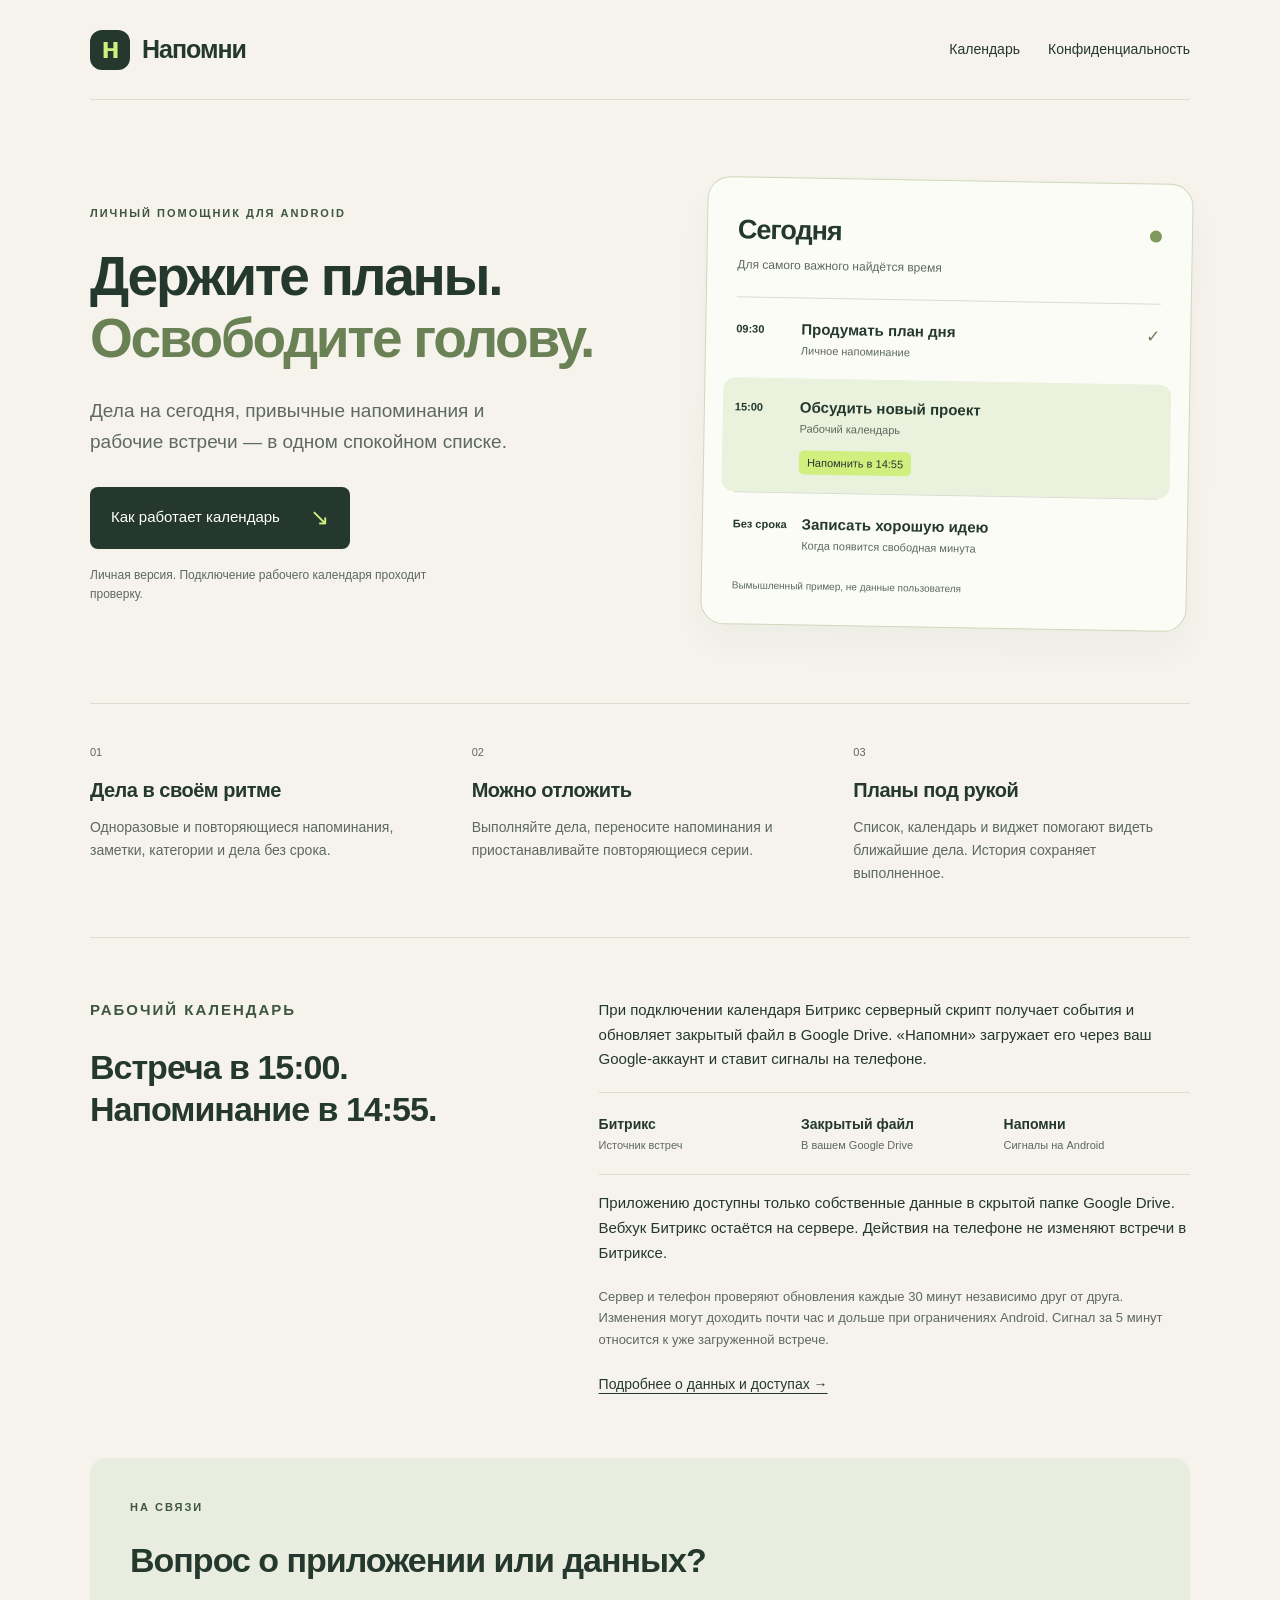
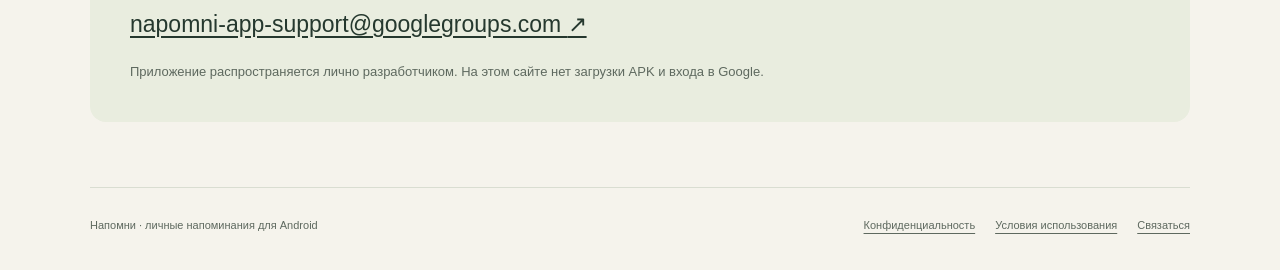
<file: index.html>
<!doctype html>
<html lang="ru"><head><meta charset="utf-8"><meta name="viewport" content="width=device-width, initial-scale=1"><meta name="description" content="Дела, повторяющиеся напоминания и встречи рабочего календаря в приложении Напомни для Android."><meta name="theme-color" content="#f5f3ec"><title>Напомни — личные напоминания для Android</title><link rel="stylesheet" href="styles.css"></head><body><a class="skip-link" href="#main">К содержимому</a><div class="shell"><header class="site-header"><a class="brand" href="./"><span class="brand-mark" aria-hidden="true">н</span>Напомни</a><nav aria-label="Главная навигация"><a href="./#calendar">Календарь</a><a href="privacy.html">Конфиденциальность</a></nav></header><main id="main"><section class="hero"><div><p class="eyebrow">ЛИЧНЫЙ ПОМОЩНИК ДЛЯ ANDROID</p><h1>Держите планы.<br><em>Освободите голову.</em></h1><p class="intro">Дела на сегодня, привычные напоминания и рабочие встречи — в одном спокойном списке.</p><a class="button" href="#calendar">Как работает календарь <span aria-hidden="true">↘</span></a><p class="status">Личная версия. Подключение рабочего календаря проходит проверку.</p></div><aside class="day-card" aria-label="Иллюстрация списка напоминаний"><div class="day-heading"><span>Сегодня</span><span class="dot" aria-hidden="true"></span></div><p class="day-caption">Для самого важного найдётся время</p><div class="reminder"><span class="time">09:30</span><div><strong>Продумать план дня</strong><small>Личное напоминание</small></div><span class="check" aria-hidden="true">✓</span></div><div class="reminder meeting"><span class="time">15:00</span><div><strong>Обсудить новый проект</strong><small>Рабочий календарь</small><span class="signal">Напомнить в 14:55</span></div></div><div class="reminder"><span class="time">Без срока</span><div><strong>Записать хорошую идею</strong><small>Когда появится свободная минута</small></div></div><p class="example">Вымышленный пример, не данные пользователя</p></aside></section><section class="features" aria-label="Возможности приложения"><div><span class="number">01</span><h2>Дела в своём ритме</h2><p>Одноразовые и повторяющиеся напоминания, заметки, категории и дела без срока.</p></div><div><span class="number">02</span><h2>Можно отложить</h2><p>Выполняйте дела, переносите напоминания и приостанавливайте повторяющиеся серии.</p></div><div><span class="number">03</span><h2>Планы под рукой</h2><p>Список, календарь и виджет помогают видеть ближайшие дела. История сохраняет выполненное.</p></div></section><section class="calendar-section" id="calendar"><div><p class="eyebrow">РАБОЧИЙ КАЛЕНДАРЬ</p><h2>Встреча в 15:00.<br>Напоминание в 14:55.</h2></div><div><p>При подключении календаря Битрикс серверный скрипт получает события и обновляет закрытый файл в Google Drive. «Напомни» загружает его через ваш Google-аккаунт и ставит сигналы на телефоне.</p><ol class="flow"><li><strong>Битрикс</strong><span>Источник встреч</span></li><li><strong>Закрытый файл</strong><span>В вашем Google Drive</span></li><li><strong>Напомни</strong><span>Сигналы на Android</span></li></ol><p>Приложению доступны только собственные данные в скрытой папке Google Drive. Вебхук Битрикс остаётся на сервере. Действия на телефоне не изменяют встречи в Битриксе.</p><p class="note">Сервер и телефон проверяют обновления каждые 30 минут независимо друг от друга. Изменения могут доходить почти час и дольше при ограничениях Android. Сигнал за 5 минут относится к уже загруженной встрече.</p><a class="text-link" href="privacy.html">Подробнее о данных и доступах →</a></div></section><section class="contact"><p class="eyebrow">НА СВЯЗИ</p><h2>Вопрос о приложении или данных?</h2><a href="mailto:napomni-app-support@googlegroups.com">napomni-app-support@googlegroups.com <span aria-hidden="true">↗</span></a><p>Приложение распространяется лично разработчиком. На этом сайте нет загрузки APK и входа в Google.</p></section></main><footer class="site-footer"><span>Напомни · личные напоминания для Android</span><div><a href="privacy.html">Конфиденциальность</a><a href="terms.html">Условия использования</a><a href="mailto:napomni-app-support@googlegroups.com">Связаться</a></div></footer></div></body></html>
</file>
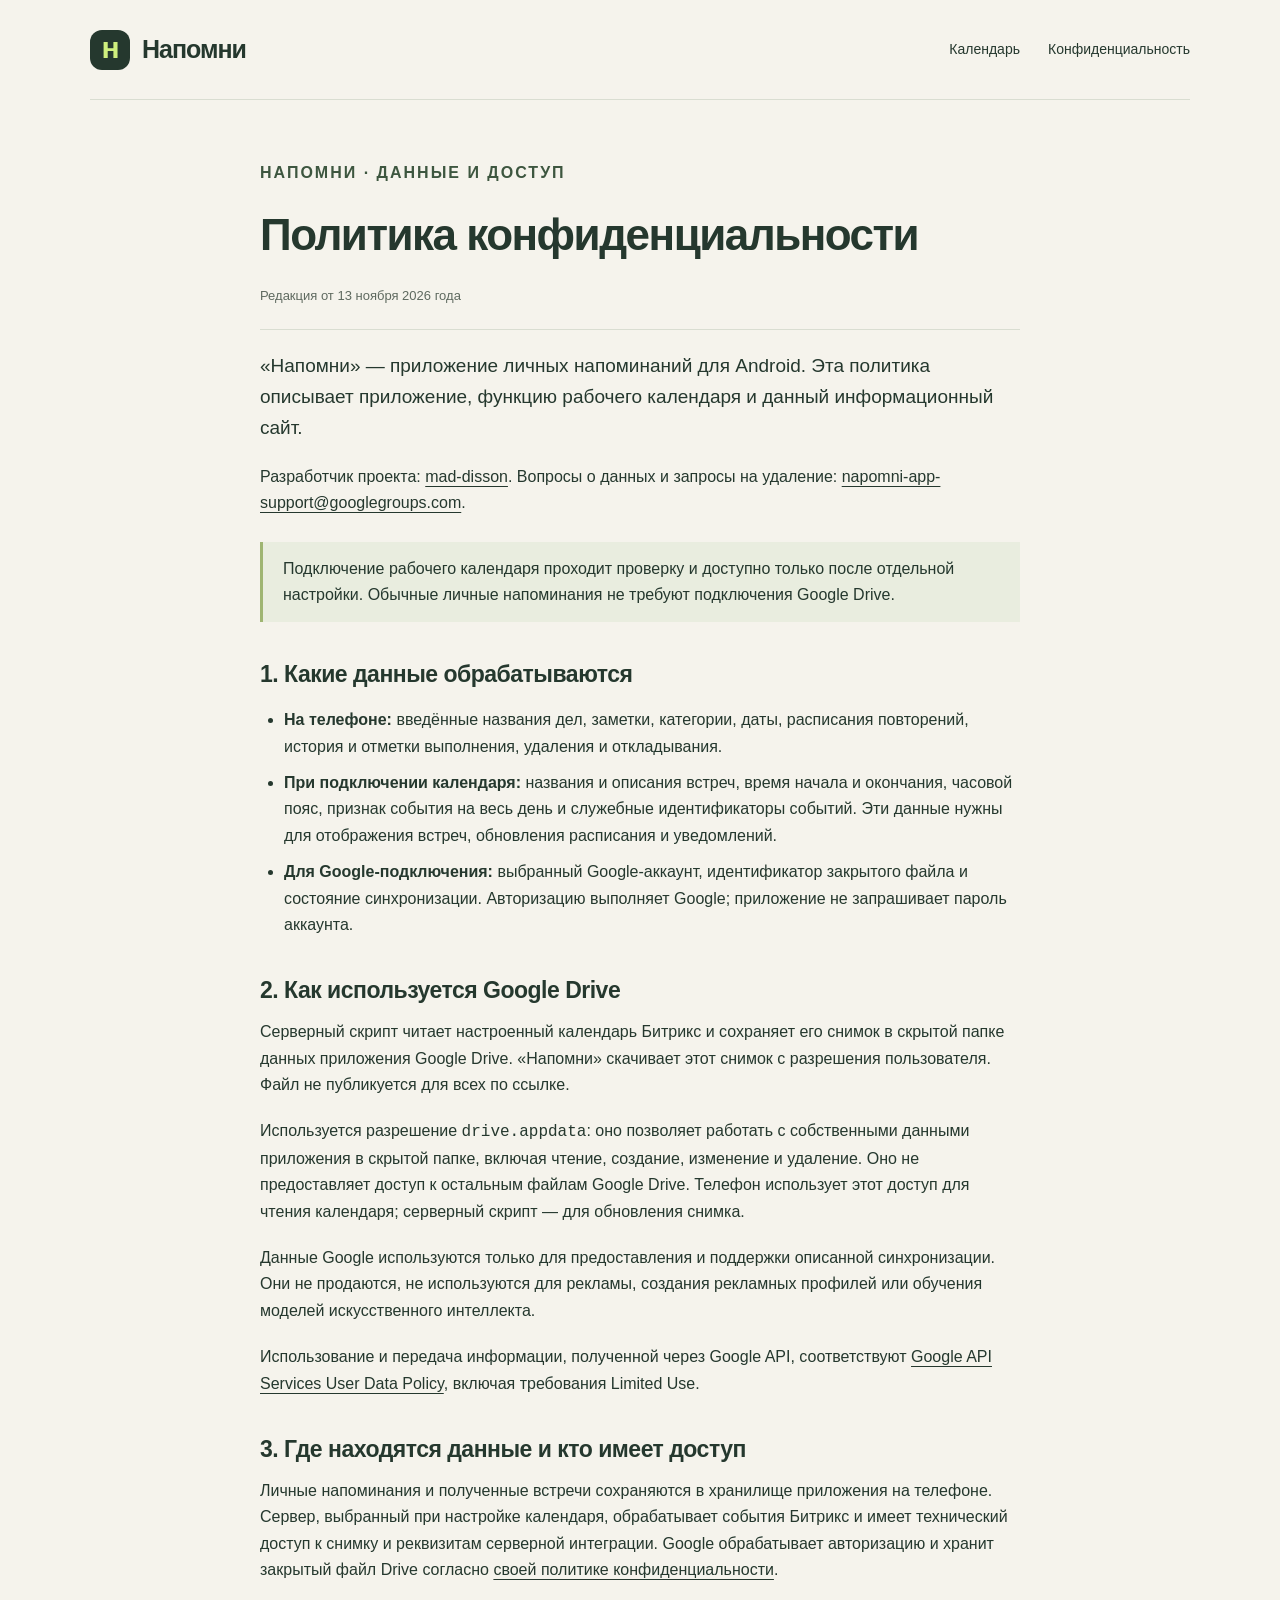
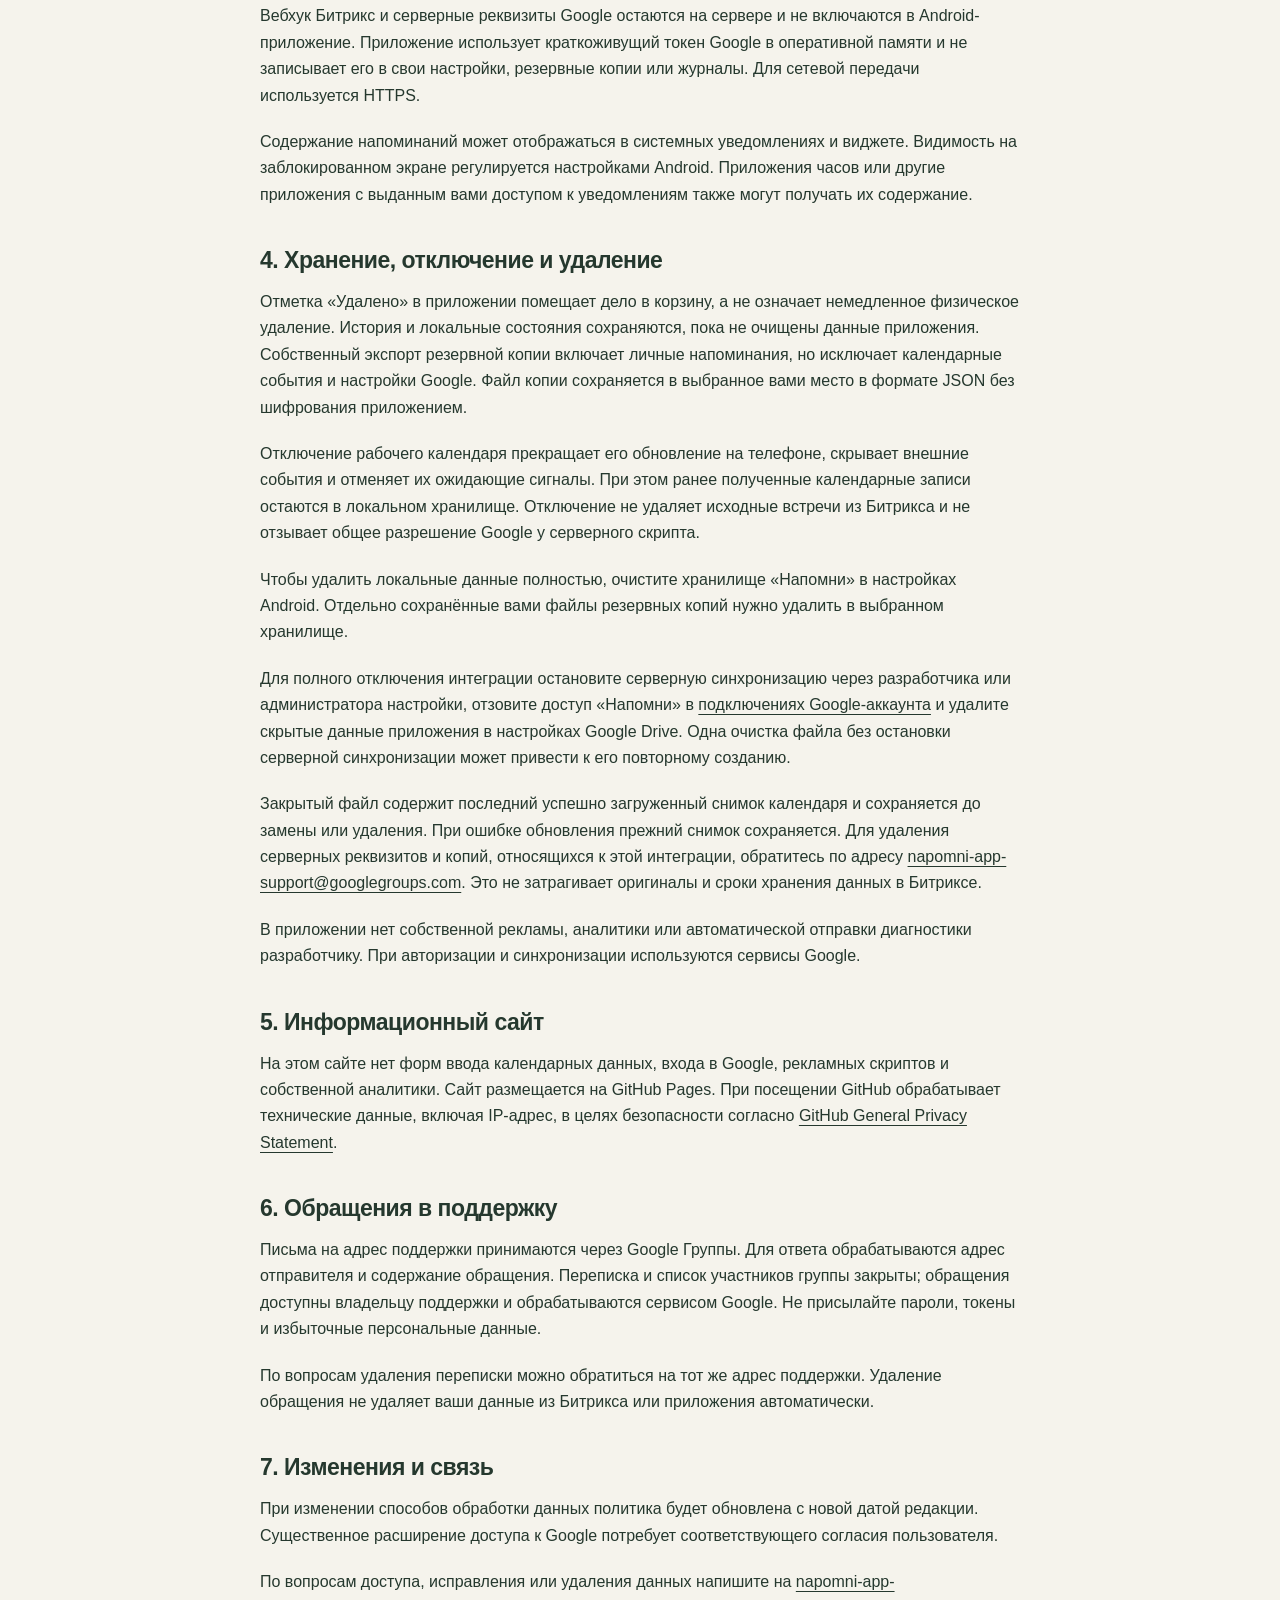
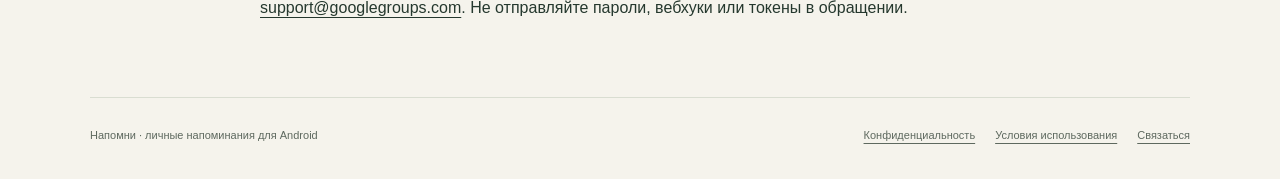
<file: privacy.html>
<!doctype html>
<html lang="ru"><head><meta charset="utf-8"><meta name="viewport" content="width=device-width, initial-scale=1"><meta name="description" content="Какие данные использует Напомни, как работает закрытый файл Google Drive и как отключить доступ."><meta name="theme-color" content="#f5f3ec"><title>Политика конфиденциальности — Напомни</title><link rel="stylesheet" href="styles.css"></head><body><a class="skip-link" href="#main">К содержимому</a><div class="shell"><header class="site-header"><a class="brand" href="./"><span class="brand-mark" aria-hidden="true">н</span>Напомни</a><nav aria-label="Главная навигация"><a href="./#calendar">Календарь</a><a href="privacy.html">Конфиденциальность</a></nav></header><main class="document" id="main"><p class="eyebrow">НАПОМНИ · ДАННЫЕ И ДОСТУП</p><h1>Политика конфиденциальности</h1><p class="date">Редакция от 13 ноября 2026 года</p><p class="lead">«Напомни» — приложение личных напоминаний для Android. Эта политика описывает приложение, функцию рабочего календаря и данный информационный сайт.</p><p>Разработчик проекта: <a href="https://github.com/mad-disson">mad-disson</a>. Вопросы о данных и запросы на удаление: <a href="mailto:napomni-app-support@googlegroups.com">napomni-app-support@googlegroups.com</a>.</p><div class="notice"><p>Подключение рабочего календаря проходит проверку и доступно только после отдельной настройки. Обычные личные напоминания не требуют подключения Google Drive.</p></div><h2>1. Какие данные обрабатываются</h2><ul><li><strong>На телефоне:</strong> введённые названия дел, заметки, категории, даты, расписания повторений, история и отметки выполнения, удаления и откладывания.</li><li><strong>При подключении календаря:</strong> названия и описания встреч, время начала и окончания, часовой пояс, признак события на весь день и служебные идентификаторы событий. Эти данные нужны для отображения встреч, обновления расписания и уведомлений.</li><li><strong>Для Google-подключения:</strong> выбранный Google-аккаунт, идентификатор закрытого файла и состояние синхронизации. Авторизацию выполняет Google; приложение не запрашивает пароль аккаунта.</li></ul><h2>2. Как используется Google Drive</h2><p>Серверный скрипт читает настроенный календарь Битрикс и сохраняет его снимок в скрытой папке данных приложения Google Drive. «Напомни» скачивает этот снимок с разрешения пользователя. Файл не публикуется для всех по ссылке.</p><p>Используется разрешение <code>drive.appdata</code>: оно позволяет работать с собственными данными приложения в скрытой папке, включая чтение, создание, изменение и удаление. Оно не предоставляет доступ к остальным файлам Google Drive. Телефон использует этот доступ для чтения календаря; серверный скрипт — для обновления снимка.</p><p>Данные Google используются только для предоставления и поддержки описанной синхронизации. Они не продаются, не используются для рекламы, создания рекламных профилей или обучения моделей искусственного интеллекта.</p><p>Использование и передача информации, полученной через Google API, соответствуют <a href="https://developers.google.com/terms/api-services-user-data-policy">Google API Services User Data Policy</a>, включая требования Limited Use.</p><h2>3. Где находятся данные и кто имеет доступ</h2><p>Личные напоминания и полученные встречи сохраняются в хранилище приложения на телефоне. Сервер, выбранный при настройке календаря, обрабатывает события Битрикс и имеет технический доступ к снимку и реквизитам серверной интеграции. Google обрабатывает авторизацию и хранит закрытый файл Drive согласно <a href="https://policies.google.com/privacy">своей политике конфиденциальности</a>.</p><p>Вебхук Битрикс и серверные реквизиты Google остаются на сервере и не включаются в Android-приложение. Приложение использует краткоживущий токен Google в оперативной памяти и не записывает его в свои настройки, резервные копии или журналы. Для сетевой передачи используется HTTPS.</p><p>Содержание напоминаний может отображаться в системных уведомлениях и виджете. Видимость на заблокированном экране регулируется настройками Android. Приложения часов или другие приложения с выданным вами доступом к уведомлениям также могут получать их содержание.</p><h2>4. Хранение, отключение и удаление</h2><p>Отметка «Удалено» в приложении помещает дело в корзину, а не означает немедленное физическое удаление. История и локальные состояния сохраняются, пока не очищены данные приложения. Собственный экспорт резервной копии включает личные напоминания, но исключает календарные события и настройки Google. Файл копии сохраняется в выбранное вами место в формате JSON без шифрования приложением.</p><p>Отключение рабочего календаря прекращает его обновление на телефоне, скрывает внешние события и отменяет их ожидающие сигналы. При этом ранее полученные календарные записи остаются в локальном хранилище. Отключение не удаляет исходные встречи из Битрикса и не отзывает общее разрешение Google у серверного скрипта.</p><p>Чтобы удалить локальные данные полностью, очистите хранилище «Напомни» в настройках Android. Отдельно сохранённые вами файлы резервных копий нужно удалить в выбранном хранилище.</p><p>Для полного отключения интеграции остановите серверную синхронизацию через разработчика или администратора настройки, отзовите доступ «Напомни» в <a href="https://myaccount.google.com/connections">подключениях Google-аккаунта</a> и удалите скрытые данные приложения в настройках Google Drive. Одна очистка файла без остановки серверной синхронизации может привести к его повторному созданию.</p><p>Закрытый файл содержит последний успешно загруженный снимок календаря и сохраняется до замены или удаления. При ошибке обновления прежний снимок сохраняется. Для удаления серверных реквизитов и копий, относящихся к этой интеграции, обратитесь по адресу <a href="mailto:napomni-app-support@googlegroups.com">napomni-app-support@googlegroups.com</a>. Это не затрагивает оригиналы и сроки хранения данных в Битриксе.</p><p>В приложении нет собственной рекламы, аналитики или автоматической отправки диагностики разработчику. При авторизации и синхронизации используются сервисы Google.</p><h2>5. Информационный сайт</h2><p>На этом сайте нет форм ввода календарных данных, входа в Google, рекламных скриптов и собственной аналитики. Сайт размещается на GitHub Pages. При посещении GitHub обрабатывает технические данные, включая IP-адрес, в целях безопасности согласно <a href="https://docs.github.com/en/site-policy/privacy-policies/github-general-privacy-statement">GitHub General Privacy Statement</a>.</p><h2>6. Обращения в поддержку</h2><p>Письма на адрес поддержки принимаются через Google Группы. Для ответа обрабатываются адрес отправителя и содержание обращения. Переписка и список участников группы закрыты; обращения доступны владельцу поддержки и обрабатываются сервисом Google. Не присылайте пароли, токены и избыточные персональные данные.</p><p>По вопросам удаления переписки можно обратиться на тот же адрес поддержки. Удаление обращения не удаляет ваши данные из Битрикса или приложения автоматически.</p><h2>7. Изменения и связь</h2><p>При изменении способов обработки данных политика будет обновлена с новой датой редакции. Существенное расширение доступа к Google потребует соответствующего согласия пользователя.</p><p>По вопросам доступа, исправления или удаления данных напишите на <a href="mailto:napomni-app-support@googlegroups.com">napomni-app-support@googlegroups.com</a>. Не отправляйте пароли, вебхуки или токены в обращении.</p></main><footer class="site-footer"><span>Напомни · личные напоминания для Android</span><div><a href="privacy.html">Конфиденциальность</a><a href="terms.html">Условия использования</a><a href="mailto:napomni-app-support@googlegroups.com">Связаться</a></div></footer></div></body></html>
</file>
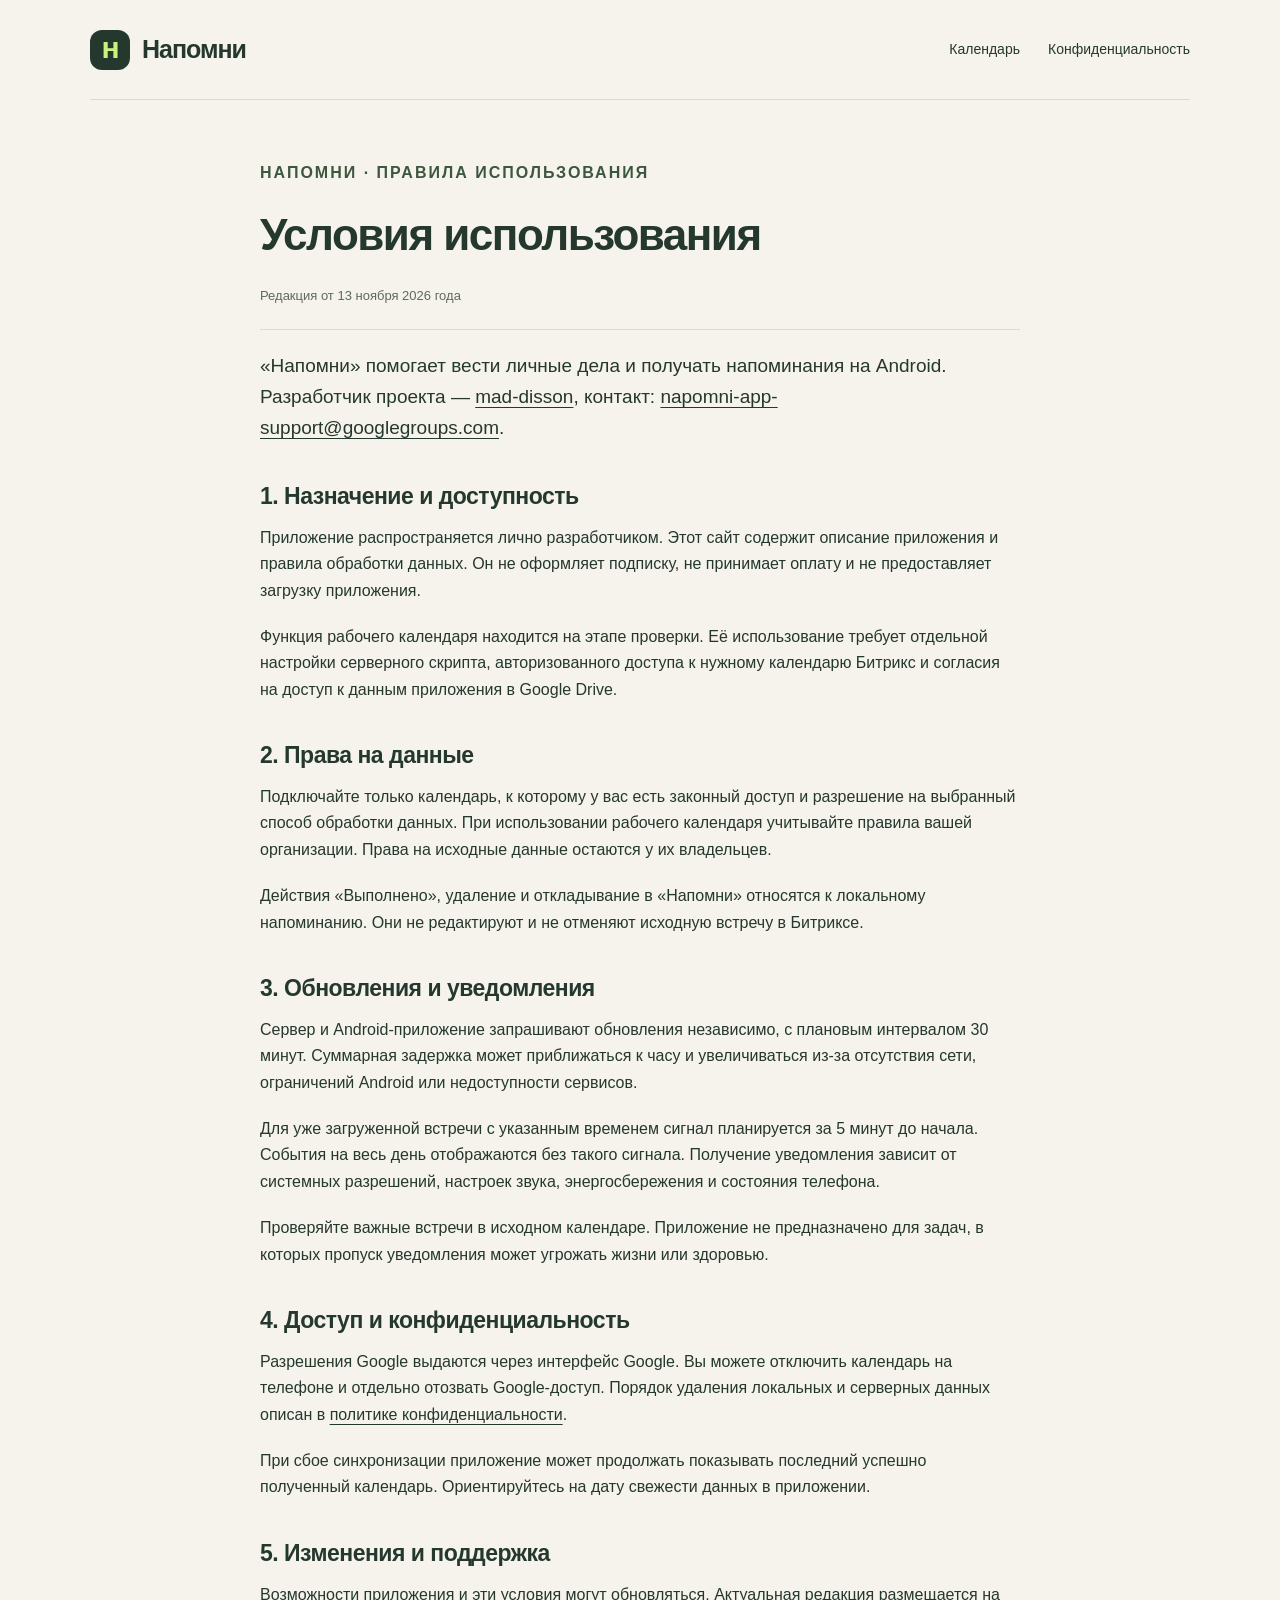
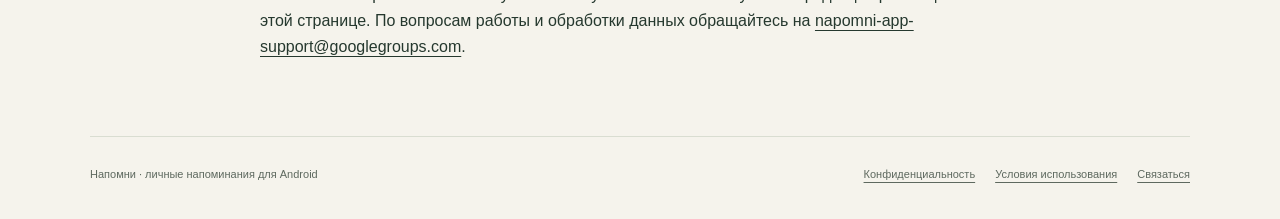
<file: terms.html>
<!doctype html>
<html lang="ru"><head><meta charset="utf-8"><meta name="viewport" content="width=device-width, initial-scale=1"><meta name="description" content="Условия использования личного приложения Напомни и ограничения синхронизации рабочего календаря."><meta name="theme-color" content="#f5f3ec"><title>Условия использования — Напомни</title><link rel="stylesheet" href="styles.css"></head><body><a class="skip-link" href="#main">К содержимому</a><div class="shell"><header class="site-header"><a class="brand" href="./"><span class="brand-mark" aria-hidden="true">н</span>Напомни</a><nav aria-label="Главная навигация"><a href="./#calendar">Календарь</a><a href="privacy.html">Конфиденциальность</a></nav></header><main class="document" id="main"><p class="eyebrow">НАПОМНИ · ПРАВИЛА ИСПОЛЬЗОВАНИЯ</p><h1>Условия использования</h1><p class="date">Редакция от 13 ноября 2026 года</p><p class="lead">«Напомни» помогает вести личные дела и получать напоминания на Android. Разработчик проекта — <a href="https://github.com/mad-disson">mad-disson</a>, контакт: <a href="mailto:napomni-app-support@googlegroups.com">napomni-app-support@googlegroups.com</a>.</p><h2>1. Назначение и доступность</h2><p>Приложение распространяется лично разработчиком. Этот сайт содержит описание приложения и правила обработки данных. Он не оформляет подписку, не принимает оплату и не предоставляет загрузку приложения.</p><p>Функция рабочего календаря находится на этапе проверки. Её использование требует отдельной настройки серверного скрипта, авторизованного доступа к нужному календарю Битрикс и согласия на доступ к данным приложения в Google Drive.</p><h2>2. Права на данные</h2><p>Подключайте только календарь, к которому у вас есть законный доступ и разрешение на выбранный способ обработки данных. При использовании рабочего календаря учитывайте правила вашей организации. Права на исходные данные остаются у их владельцев.</p><p>Действия «Выполнено», удаление и откладывание в «Напомни» относятся к локальному напоминанию. Они не редактируют и не отменяют исходную встречу в Битриксе.</p><h2>3. Обновления и уведомления</h2><p>Сервер и Android-приложение запрашивают обновления независимо, с плановым интервалом 30 минут. Суммарная задержка может приближаться к часу и увеличиваться из-за отсутствия сети, ограничений Android или недоступности сервисов.</p><p>Для уже загруженной встречи с указанным временем сигнал планируется за 5 минут до начала. События на весь день отображаются без такого сигнала. Получение уведомления зависит от системных разрешений, настроек звука, энергосбережения и состояния телефона.</p><p>Проверяйте важные встречи в исходном календаре. Приложение не предназначено для задач, в которых пропуск уведомления может угрожать жизни или здоровью.</p><h2>4. Доступ и конфиденциальность</h2><p>Разрешения Google выдаются через интерфейс Google. Вы можете отключить календарь на телефоне и отдельно отозвать Google-доступ. Порядок удаления локальных и серверных данных описан в <a href="privacy.html">политике конфиденциальности</a>.</p><p>При сбое синхронизации приложение может продолжать показывать последний успешно полученный календарь. Ориентируйтесь на дату свежести данных в приложении.</p><h2>5. Изменения и поддержка</h2><p>Возможности приложения и эти условия могут обновляться. Актуальная редакция размещается на этой странице. По вопросам работы и обработки данных обращайтесь на <a href="mailto:napomni-app-support@googlegroups.com">napomni-app-support@googlegroups.com</a>.</p></main><footer class="site-footer"><span>Напомни · личные напоминания для Android</span><div><a href="privacy.html">Конфиденциальность</a><a href="terms.html">Условия использования</a><a href="mailto:napomni-app-support@googlegroups.com">Связаться</a></div></footer></div></body></html>
</file>
<file: styles.css>
:root{color-scheme:light;--paper:#f5f3ec;--ink:#25382e;--muted:#5e695f;--line:#d9ddd1;--accent:#cfef7e;--green:#3d563f}*{box-sizing:border-box}html{scroll-behavior:smooth}body{margin:0;background:var(--paper);color:var(--ink);font:17px/1.65 -apple-system,BlinkMacSystemFont,"Segoe UI",Arial,sans-serif}a{color:inherit;text-underline-offset:4px}a:hover{text-decoration-thickness:2px}a:focus-visible{outline:3px solid #486c29;outline-offset:5px;border-radius:3px}.shell{max-width:1180px;padding:0 40px;margin:auto}.skip-link{position:absolute;left:20px;top:-100px;background:white;padding:10px;z-index:5}.skip-link:focus{top:10px}.site-header{display:flex;align-items:center;justify-content:space-between;gap:24px;padding:29px 0;border-bottom:1px solid var(--line)}.brand{display:flex;align-items:center;gap:12px;font-size:25px;font-weight:750;letter-spacing:-1px;text-decoration:none}.brand-mark{width:40px;height:40px;border-radius:12px;background:var(--ink);color:var(--accent);text-align:center;line-height:36px;font-size:30px;font-weight:650}nav{display:flex;gap:28px;font-size:14px}nav a{text-decoration:none}.hero{display:grid;grid-template-columns:1.13fr 1fr;gap:65px;align-items:center;padding:80px 0 74px}.eyebrow{font-size:11px;letter-spacing:2px;font-weight:750;margin:0 0 23px;color:var(--green)}h1{font-size:clamp(36px,4.3vw,56px);font-weight:570;line-height:1.13;letter-spacing:-2.3px;margin:0 0 26px}h1 em{font-style:normal;color:#6a8055}p{margin:0 0 20px}.intro{max-width:420px;font-size:19px;color:var(--muted)}.button{display:inline-flex;gap:30px;align-items:center;margin-top:9px;padding:12px 21px;border-radius:8px;text-decoration:none;background:var(--ink);color:white;font-size:15px}.button span{color:var(--accent);font-size:23px}.status{font-size:12px;color:var(--muted);max-width:340px;margin:17px 0 0}.day-card{border:1px solid #cfd8bc;background:#fbfcf6;padding:30px;border-radius:23px;box-shadow:0 19px 35px #25382e09;transform:rotate(1deg)}.day-heading{display:flex;justify-content:space-between;align-items:center;font-size:27px;letter-spacing:-1px;font-weight:650}.dot{width:12px;height:12px;border-radius:50%;background:#80985d}.day-caption{font-size:12px;color:var(--muted);margin:3px 0 22px}.reminder{display:flex;gap:15px;align-items:start;padding:19px 0;border-top:1px solid var(--line)}.time{font-size:11px;white-space:nowrap;min-width:50px;line-height:25px;font-weight:650}.reminder strong{display:block;font-size:15px;font-weight:600;line-height:1.6}.reminder small{display:block;color:var(--muted);font-size:11px}.check{margin-left:auto;color:#6a8055}.meeting{margin:0 -12px;background:#eaf1dc;border-radius:12px;padding:17px 12px;border:0}.signal{display:inline-block;padding:3px 8px;background:var(--accent);border-radius:5px;font-size:11px;margin-top:12px}.example{font-size:10px;color:var(--muted);margin:5px 0 0}.features{display:grid;grid-template-columns:repeat(3,1fr);gap:45px;border-top:1px solid var(--line);padding:33px 0 52px}.number{font-size:11px;color:var(--muted)}.features h2{font-size:20px;letter-spacing:-.5px;margin:9px 0}.features p{font-size:14px;color:var(--muted);margin:0}.calendar-section{display:grid;grid-template-columns:.9fr 1.2fr;gap:65px;border-top:1px solid var(--line);padding:60px 0}.calendar-section h2,.contact h2{font-size:34px;font-weight:560;line-height:1.25;letter-spacing:-1px;margin:0 0 24px}.calendar-section p{font-size:15px}.flow{list-style:none;display:flex;gap:16px;padding:20px 0;margin:16px 0;border-top:1px solid var(--line);border-bottom:1px solid var(--line)}.flow li{flex:1}.flow strong,.flow span{display:block}.flow strong{font-size:14px}.flow span{font-size:11px;color:var(--muted)}.note{color:var(--muted);font-size:13px!important}.text-link{font-size:14px}.contact{padding:40px;background:#e9eddf;border-radius:16px;margin-bottom:65px}.contact a{font-size:23px;overflow-wrap:anywhere}.contact p:last-child{font-size:13px;color:var(--muted);margin:17px 0 0}.site-footer{border-top:1px solid var(--line);padding:28px 0 36px;font-size:11px;display:flex;gap:20px;justify-content:space-between;color:var(--muted)}.site-footer div{display:flex;gap:20px;flex-wrap:wrap}.document{max-width:760px;margin:60px auto 75px}.document h1{font-size:44px;letter-spacing:-1.5px;overflow-wrap:anywhere}.document .date{color:var(--muted);font-size:13px;border-bottom:1px solid var(--line);padding-bottom:22px}.document h2{font-size:23px;line-height:1.3;margin:38px 0 13px;font-weight:600;letter-spacing:-.5px}.document p,.document li{font-size:16px}.document li{margin-bottom:10px}.document ul,.document ol{padding-left:24px}.document .lead{font-size:19px}.document a{overflow-wrap:anywhere}.notice{border-left:3px solid #9fb572;padding:14px 20px;background:#e9eddf;margin:25px 0}.notice p:last-child{margin-bottom:0}@media(max-width:800px){.shell{padding:0 24px}.hero{gap:30px;padding-top:50px;grid-template-columns:1fr}.hero>div{max-width:590px}.intro{max-width:500px}.day-card{max-width:480px;width:100%;transform:none}.features{gap:25px}.calendar-section{grid-template-columns:1fr;gap:12px}.site-footer{flex-direction:column}.document{margin-top:38px}}@media(max-width:520px){.shell{padding:0 20px}.site-header{align-items:start;padding:21px 0;gap:12px}.brand{font-size:22px}nav{display:flex;flex-direction:column;gap:5px;font-size:11px;text-align:right;padding-top:3px}h1{letter-spacing:-1.7px;font-size:39px}.hero{padding:43px 0}.day-card{padding:23px 20px}.features{grid-template-columns:1fr;padding:28px 0;gap:24px}.features>div{display:grid;grid-template-columns:24px 1fr;column-gap:12px}.features .number{margin-top:8px}.features h2{margin:0 0 7px}.features p{grid-column:2}.calendar-section{padding:37px 0}.calendar-section h2,.contact h2{font-size:29px}.flow{gap:10px}.flow strong{font-size:12px}.flow span{font-size:10px}.contact{padding:25px 22px;margin-bottom:38px}.contact a{font-size:20px}.document h1{font-size:34px;letter-spacing:-1px}.document h2{font-size:22px}.document p,.document li{font-size:15px}.site-footer div{gap:12px}}@media(prefers-reduced-motion:reduce){html{scroll-behavior:auto}}
</file>
